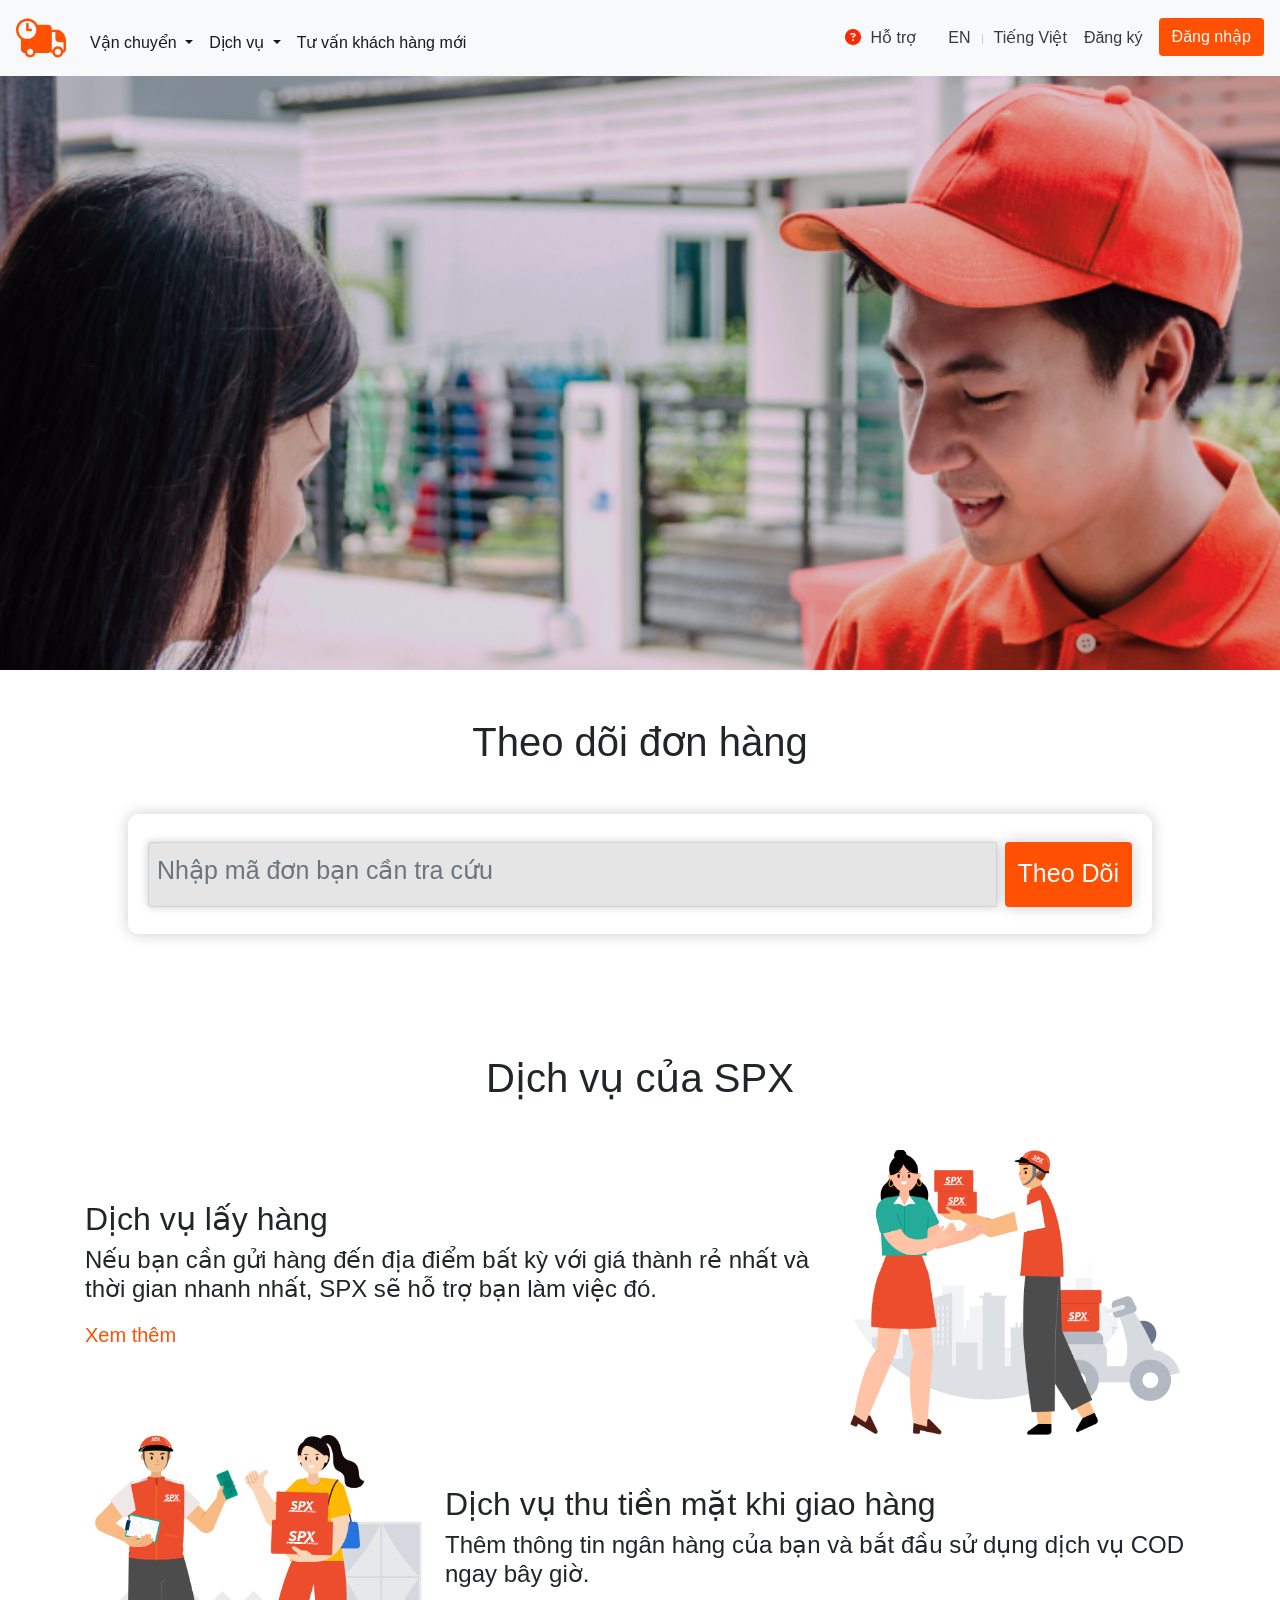
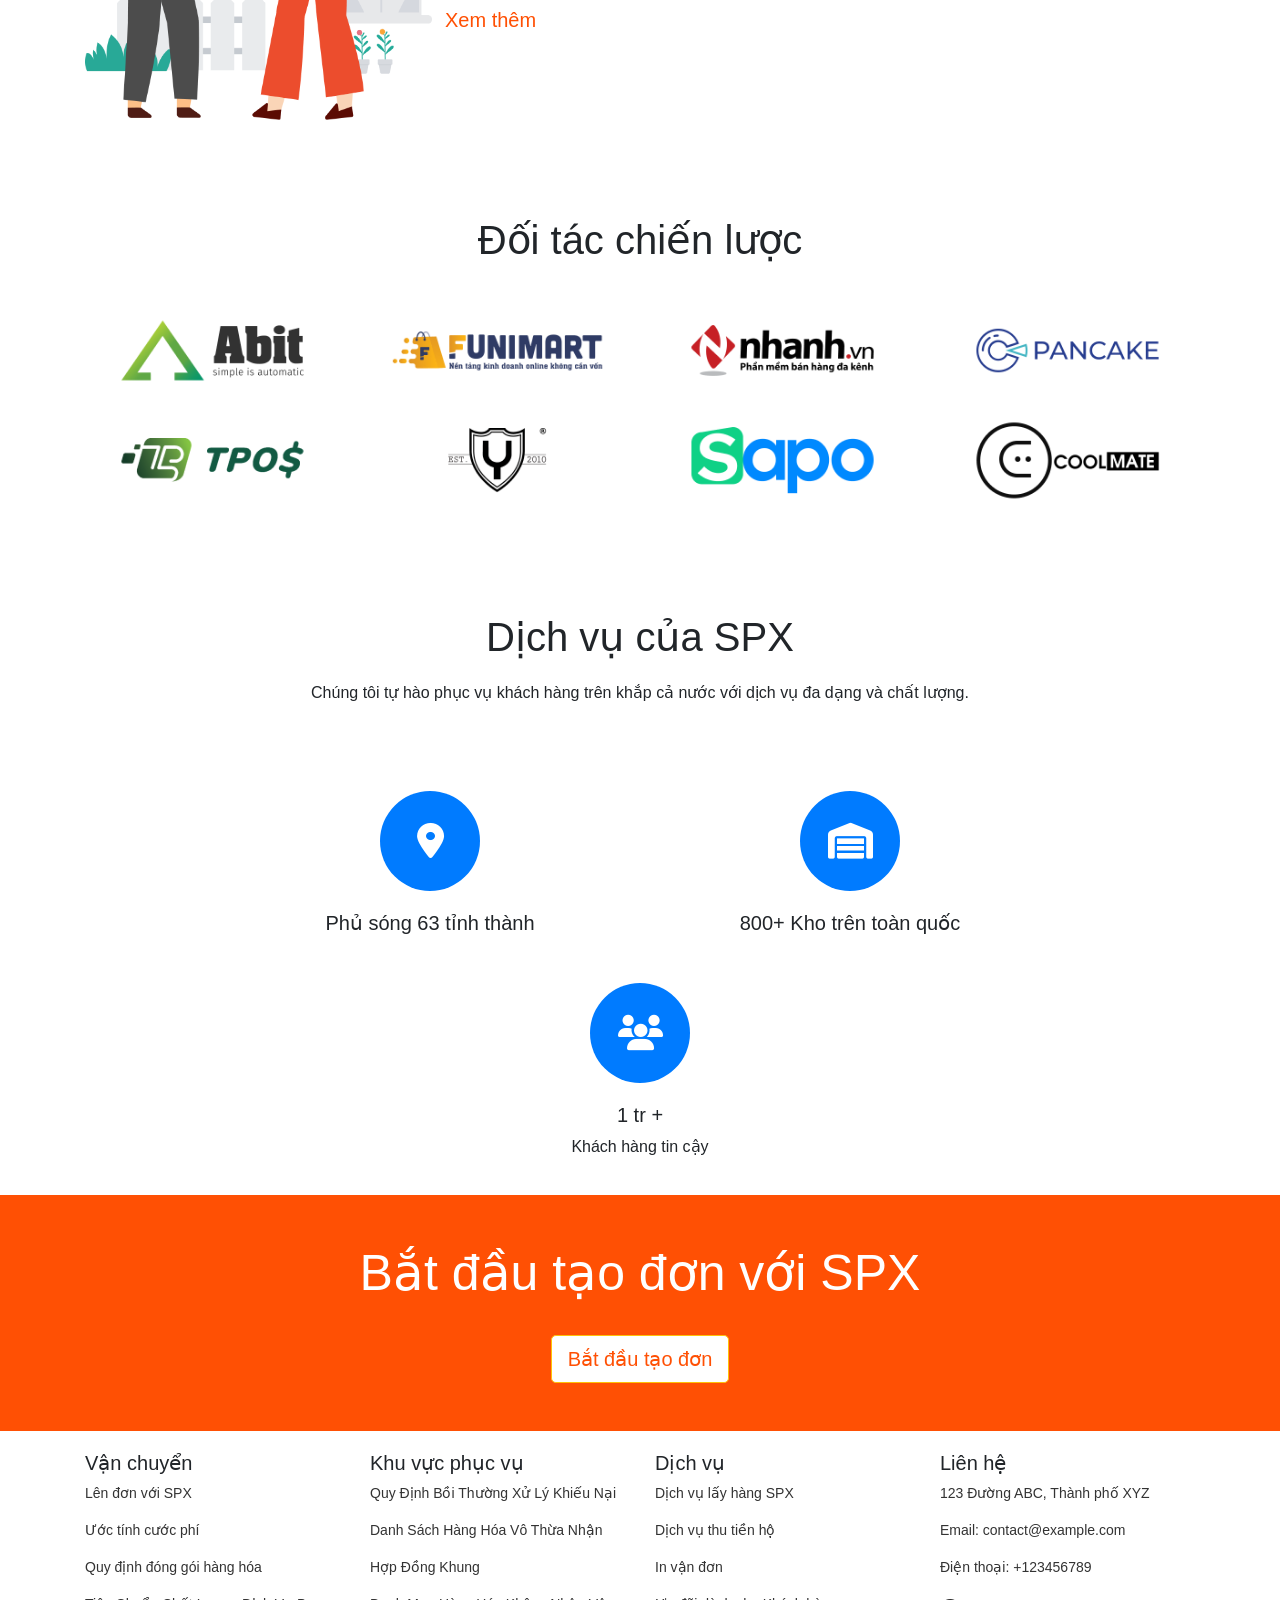
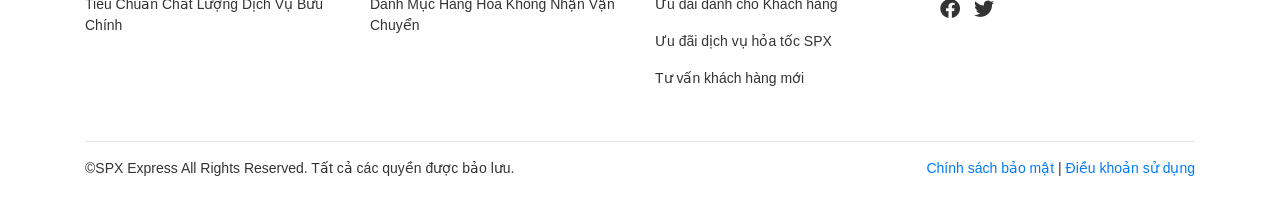
<file: index.html>
<!DOCTYPE html>
<html lang="en">

<head>
    <meta charset="UTF-8">
    <meta name="viewport" content="width=device-width, initial-scale=1.0">
    <title>SPX-BOOSTAP</title>
    <link rel="stylesheet" href="./assets/css/style.css">
    <link rel="stylesheet" href="./assets/css/responsive.css">
    <link rel="stylesheet" href="./assets/fonts/fontawesome-free-6.4.0-web/fontawesome-free-6.4.0-web/css/all.min.css">
    <link rel="stylesheet" href="https://cdn.jsdelivr.net/npm/bootstrap@4.0.0/dist/css/bootstrap.min.css"
        integrity="sha384-Gn5384xqQ1aoWXA+058RXPxPg6fy4IWvTNh0E263XmFcJlSAwiGgFAW/dAiS6JXm" crossorigin="anonymous">

<body>
    <!-- header-start -->
    <div class="header-fluid">
        <nav class="navbar navbar-expand-lg navbar-light bg-light">
            <button class="navbar-toggler" type="button" data-toggle="collapse" data-target="#navbarSupportedContent"
                aria-controls="navbarSupportedContent" aria-expanded="false" aria-label="Toggle navigation">
                <span class="navbar-toggler-icon"></span>
            </button>
            <a class="navbar-brand" href="#">
                <img src="./assets/img/DeliveryLogo.svg" alt="">
            </a>
            <div class="collapse navbar-collapse" id="navbarSupportedContent">
                <ul class="navbar-nav mr-auto">
                    <li class="nav-item changcoler dropdown">
                        <a class="nav-link active dropdown-toggle" href="#" id="navbarDropdown" role="button"
                            aria-haspopup="true" aria-expanded="false">
                            Vận chuyển
                        </a>
                        <div class="dropdown-menu" aria-labelledby="navbarDropdown">
                            <a class="dropdown-item" href="#">Lên đơn với SPX</a>
                            <a class="dropdown-item" href="#">Ước tính cước phí</a>
                            <a class="dropdown-item" href="#">Quy định đóng gói hàng hóa</a>
                            <a class="dropdown-item" href="#">Tiêu Chuẩn Chất Lượng Dịch Vụ Bưu Chính</a>
                            <a class="dropdown-item" href="#">Khu vực phục vụ</a>
                            <a class="dropdown-item" href="#">Quy Định Bồi Thường Xử Lý Khiếu Nại</a>
                            <a class="dropdown-item" href="#">Danh Sách Hàng Hóa Vô Thừa Nhận</a>
                            <a class="dropdown-item" href="#">Hợp Đồng Khung</a>
                            <a class="dropdown-item" href="#">Danh Mục Hàng Hóa Không Nhận Vận Chuyển</a>
                        </div>
                    </li>
                    <li class="nav-item changcoler dropdown">
                        <a class="nav-link active dropdown-toggle" href="#" id="navbarDropdown" role="button"
                            aria-haspopup="true" aria-expanded="false">
                            Dịch vụ
                        </a>
                        <div class="dropdown-menu" aria-labelledby="navbarDropdown">
                            <a class="dropdown-item" href="#">Dịch vụ lấy hàng SPX</a>
                            <a class="dropdown-item" href="#">Dịch vụ thu tiền hộ</a>
                            <a class="dropdown-item" href="#">In vận đơn</a>
                            <a class="dropdown-item" href="#">Ưu đãi dành cho Khách hàng</a>
                            <a class="dropdown-item" href="#">Ưu đãi dịch vụ hỏa tốc SPX</a>
                        </div>
                    </li>
                    <li class="nav-item changcoler">
                        <a class="nav-link active" href="#">Tư vấn khách hàng mới</a>
                    </li>
                </ul>
                <ul class="nav nav-right">
                    <li class="nav-item">
                        <a href="#" class="nav-link active text-dark">
                            <i class="fa-solid fa-circle-question" style="color: #ff2804;"></i>
                            Hỗ trợ
                        </a>
                    </li>
                    <li class="nav-item space-mr">
                        <a href="#" class="nav-link active text-dark">EN</a>
                    </li>
                    <li>
                        <div class="vertical-line"></div>
                    </li>
                    <li class="nav-item">
                        <a href="#" class="nav-link active text-dark space-ml">Tiếng Việt</a>
                    </li>
                    <li class="nav-item">
                        <a href="#" class="nav-link active text-dark dangky-ml">Đăng ký</a>
                    </li>
                    <li class="nav-item">
                        <a href="./login/login.html"><button type="button" class="btn login-btn">Đăng nhập</button></a>
                    </li>
                </ul>
            </div>
        </nav>
    </div>
    <!-- header-start -->

    <!-- content-start -->
    <div class="main-fluid">
        <!-- slider -->
        <div id="carouselExampleSlidesOnly" class="carousel slide mb-5" data-bs-ride="carousel">
            <div class="carousel-inner">
                <div class="carousel-item active">
                    <img src="./assets/img/slider/anh1.png" class="d-block w-100" alt="">
                </div>
                <div class="carousel-item">
                    <img src="./assets/img/slider/anh2.png" class="d-block w-100" alt="">
                </div>
            </div>
        </div>
        <!-- input -->
        <div class="tracking">
            <h1 class="d-flex justify-content-center mt-5 mb-5">Theo dõi đơn hàng</h1>
            <div class="container-center mt-5">
                <div class="containerinput">
                    <div class="input-group input-group-sm">
                        <input type="text" class="form-control" placeholder="Nhập mã đơn bạn cần tra cứu"
                            aria-label="Recipient's username" aria-describedby="basic-addon2">
                        <button type="button" class="btn btn-tracking ml-2">Theo Dõi</button>
                    </div>
                </div>
            </div>
        </div>
        <!-- Service-start -->
        <div class="container">
            <!-- Service -->
            <div class="Service">
                <h1 class="mb-5">Dịch vụ của SPX</h1>
                <div class="contentPickupService">
                    <div class="PickupService-describe">
                        <h2>Dịch vụ lấy hàng</h2>
                        <h4 class="mb-3">Nếu bạn cần gửi hàng đến địa điểm bất kỳ với giá thành rẻ nhất và thời gian
                            nhanh nhất, SPX sẽ hỗ trợ bạn làm việc đó.</h4>
                        <a href="#" class="PickupService-more">Xem thêm</a>
                    </div>
                    <div class="PickupService-img">
                        <img src="./assets/img/service/vnHomeDetail_1.56b95092.png" alt="" class="img-fluid">
                    </div>
                </div>
                <div class="contentCashService">
                    <div class="CashService-img">
                        <img src="./assets/img/service/vnHomeDetail_2.12a0bfda.png" alt="" class="img-fluid">
                    </div>
                    <div class="CashService-describe">
                        <h2>Dịch vụ thu tiền mặt khi giao hàng</h2>
                        <h4 class="mb-3">Thêm thông tin ngân hàng của bạn và bắt đầu sử dụng dịch vụ COD ngay bây giờ.
                        </h4>
                        <a href="#" class="CashService-more">Xem thêm</a>
                    </div>
                </div>
            </div>
        </div>
        <!-- Service-end -->
        <!-- BusinessPartner-start -->
        <div class="container mt-5">
            <h1 class="text-center pt-5 pb-4">Đối tác chiến lược</h1>

            <!-- First row of business partners -->
            <div class="row">
                <div class="col-6 col-sm-6 col-md-3 mobile-col-2">
                    <img src="./assets/img/BusinessPartner/1.png" alt="" class="img-fluid">
                </div>
                <div class="col-6 col-sm-6 col-md-3 mobile-col-2">
                    <img src="./assets/img/BusinessPartner/2.png" alt="" class="img-fluid">
                </div>
                <div class="col-6 col-sm-6 col-md-3 mobile-col-2">
                    <img src="./assets/img/BusinessPartner/3.png" alt="" class="img-fluid">
                </div>
                <div class="col-6 col-sm-6 col-md-3 mobile-col-2">
                    <img src="./assets/img/BusinessPartner/4.png" alt="" class="img-fluid">
                </div>
            </div>
            <div class="row mb-5">
                <div class="col-6 col-sm-6 col-md-3 mobile-col-2">
                    <img src="./assets/img/BusinessPartner/5.png" alt="" class="img-fluid">
                </div>
                <div class="col-6 col-sm-6 col-md-3 mobile-col-2">
                    <img src="./assets/img/BusinessPartner/6.png" alt="" class="img-fluid">
                </div>
                <div class="col-6 col-sm-6 col-md-3 mobile-col-2">
                    <img src="./assets/img/BusinessPartner/7.png" alt="" class="img-fluid">
                </div>
                <div class="col-6 col-sm-6 col-md-3 mobile-col-2">
                    <img src="./assets/img/BusinessPartner/8.png" alt="" class="img-fluid">
                </div>
            </div>
        </div>
        <!-- BusinessPartner-end -->
        <!-- achievement-start -->
        <div class="container">
            <div class="row">
                <div class="col-md-12 center-align">
                    <h1>Dịch vụ của SPX</h1>
                    <p class="service-description">Chúng tôi tự hào phục vụ khách hàng trên khắp cả nước với dịch vụ đa
                        dạng và chất lượng.</p>
                </div>
            </div>
            <div class="row service-icons">
                <div class="col-md-4 service-item">
                    <div class="icon">
                        <i class="fas fa-map-marker-alt"></i>
                    </div>
                    <h3>Phủ sóng 63 tỉnh thành</h3>
                </div>
                <div class="col-md-4 service-item">
                    <div class="icon">
                        <i class="fas fa-warehouse"></i>
                    </div>
                    <h3>800+ Kho trên toàn quốc</h3>
                </div>
                <div class="col-md-4 service-item">
                    <div class="icon">
                        <i class="fas fa-users"></i>
                    </div>
                    <h3>1 tr +</h3>
                    <p>Khách hàng tin cậy</p>
                </div>
            </div>
        </div>
        <!-- achievement-end -->
        <!-- create-start -->
        <div class="Startedspx d-flex flex-column justify-content-center align-items-center p-5">
            <h1 class="display-2">Bắt đầu tạo đơn với SPX</h1>
            <button type="button" class="btn btn-Startedspx btn-warning mt-4 btn-lg">Bắt đầu tạo đơn</button>
        </div>
        <!-- create-end -->
    </div>
    <!-- content-end -->

    <!-- footer-start -->
    <footer id="footer">
        <div class="container">
            <div class="row">
                <div class="col-md-3 footer-column">
                    <h5>Vận chuyển</h5>
                    <p class="footer-text">Lên đơn với SPX</p>
                    <p class="footer-text">Ước tính cước phí</p>
                    <p class="footer-text">Quy định đóng gói hàng hóa</p>
                    <p class="footer-text">Tiêu Chuẩn Chất Lượng Dịch Vụ Bưu Chính</p>
                </div>
                <div class="col-md-3 footer-column">
                    <h5>Khu vực phục vụ</h5>
                    <p class="footer-text">Quy Định Bồi Thường Xử Lý Khiếu Nại</p>
                    <p class="footer-text">Danh Sách Hàng Hóa Vô Thừa Nhận</p>
                    <p class="footer-text">Hợp Đồng Khung</p>
                    <p class="footer-text">Danh Mục Hàng Hóa Không Nhận Vận Chuyển</p>
                </div>
                <div class="col-md-3 footer-column">
                    <h5>Dịch vụ</h5>
                    <p class="footer-text">Dịch vụ lấy hàng SPX</p>
                    <p class="footer-text">Dịch vụ thu tiền hộ</p>
                    <p class="footer-text">In vận đơn</p>
                    <p class="footer-text">Ưu đãi dành cho Khách hàng</p>
                    <p class="footer-text">Ưu đãi dịch vụ hỏa tốc SPX</p>
                    <p class="footer-text">Tư vấn khách hàng mới</p>
                </div>
                <div class="col-md-3 footer-column">
                    <h5>Liên hệ</h5>
                    <!-- Thông tin liên hệ của bạn ở đây -->
                    <p class="footer-text">123 Đường ABC, Thành phố XYZ</p>
                    <p class="footer-text">Email: contact@example.com</p>
                    <p class="footer-text">Điện thoại: +123456789</p>
                    <!-- Icon và liên kết mạng xã hội -->
                    <div class="social-icons">
                        <a href="#" target="_blank"><i class="fab fa-facebook"></i></a>
                        <a href="#" target="_blank"><i class="fab fa-twitter"></i></a>
                        <!-- Thêm các biểu tượng mạng xã hội khác nếu cần -->
                    </div>
                </div>
            </div>
            <hr>
            <div class="row">
                <div class="col-md-6 text-left">
                    <p class="footer-text">©️SPX Express All Rights Reserved. Tất cả các quyền được bảo lưu.</p>
                </div>
                <div class="col-md-6 text-right">
                    <p class="footer-text">
                        <a href="#">Chính sách bảo mật</a> | <a href="#">Điều khoản sử dụng</a>
                    </p>
                </div>
            </div>
        </div>
    </footer>
    <!-- end-start -->


    <!-- jvs -->
    <!-- slider-end -->
    <script src="https://code.jquery.com/jquery-3.2.1.slim.min.js"
        integrity="sha384-KJ3o2DKtIkvYIK3UENzmM7KCkRr/rE9/Qpg6aAZGJwFDMVNA/GpGFF93hXpG5KkN"
        crossorigin="anonymous"></script>
    <script src="https://cdn.jsdelivr.net/npm/popper.js@1.12.9/dist/umd/popper.min.js"
        integrity="sha384-ApNbgh9B+Y1QKtv3Rn7W3mgPxhU9K/ScQsAP7hUibX39j7fakFPskvXusvfa0b4Q"
        crossorigin="anonymous"></script>
    <script src="https://cdn.jsdelivr.net/npm/bootstrap@4.0.0/dist/js/bootstrap.min.js"
        integrity="sha384-JZR6Spejh4U02d8jOt6vLEHfe/JQGiRRSQQxSfFWpi1MquVdAyjUar5+76PVCmYl"
        crossorigin="anonymous"></script>
    <script src="./assets/javascrip/main.js"></script>
</body>

</html>
</file>
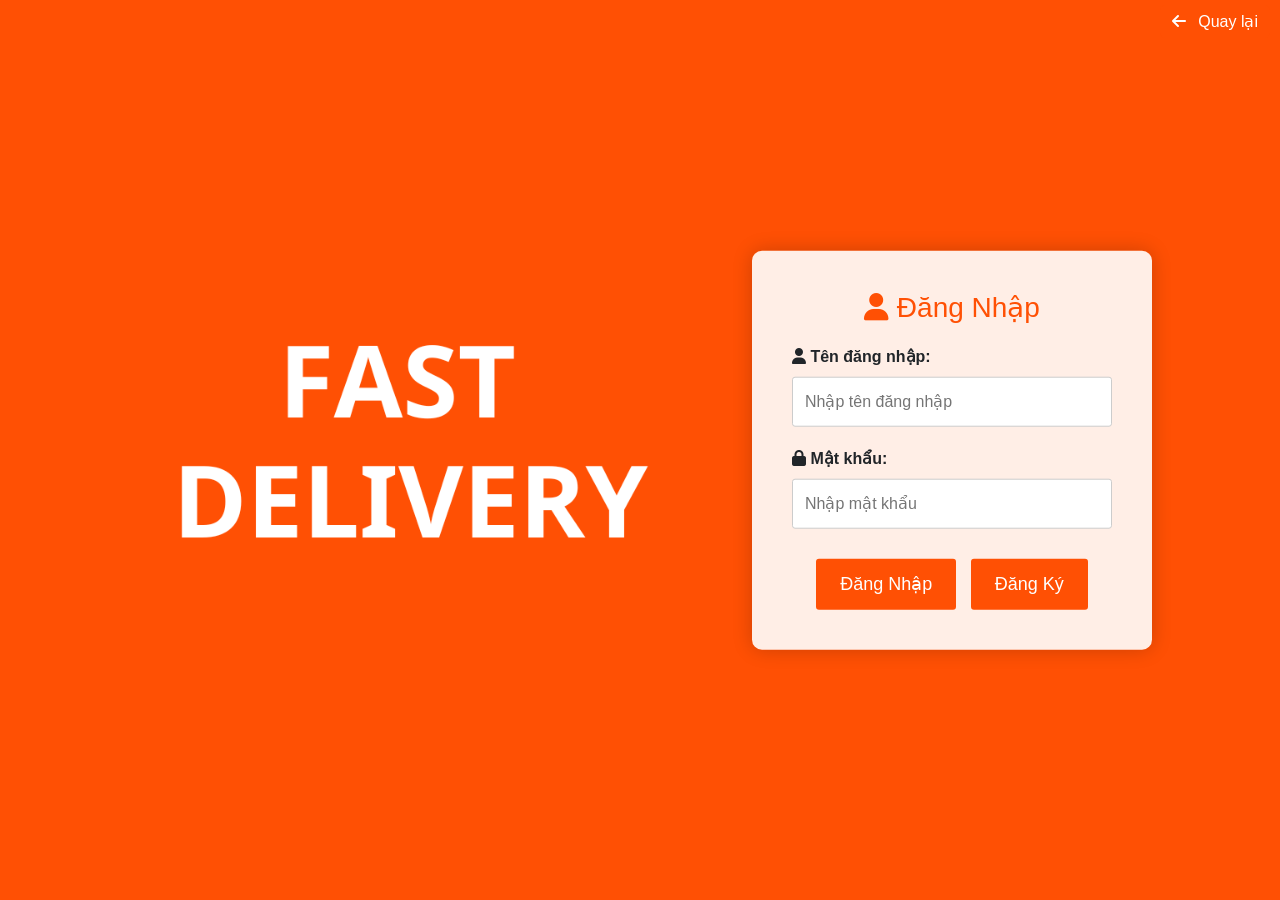
<file: login/login.html>
<!DOCTYPE html>
<html lang="en">

<head>
    <meta charset="UTF-8">
    <meta name="viewport" content="width=device-width, initial-scale=1.0">
    <title>Document</title>
    <link rel="stylesheet" href="./logincss.css">
    <link rel="stylesheet" href="../assets/fonts/fontawesome-free-6.4.0-web/fontawesome-free-6.4.0-web/css/all.min.css">
    <link rel="stylesheet" href="https://cdn.jsdelivr.net/npm/bootstrap@4.0.0/dist/css/bootstrap.min.css"
        integrity="sha384-Gn5384xqQ1aoWXA+058RXPxPg6fy4IWvTNh0E263XmFcJlSAwiGgFAW/dAiS6JXm" crossorigin="anonymous">
</head>

<body>
    <div class="back-button">
        <a href="../index.html"><i class="fas fa-arrow-left"></i> Quay lại</a>
    </div>
    <!-- login-start -->
    <div class="login-container">
        <h2><i class="fas fa-user"></i> Đăng Nhập</h2>
        <form>
            <div class="form-group login-input">
                <label for="username"><i class="fas fa-user"></i> Tên đăng nhập:</label>
                <input type="text" id="username" name="username" placeholder="Nhập tên đăng nhập">
            </div>
            <div class="form-group login-input">
                <label for="password"><i class="fas fa-lock"></i> Mật khẩu:</label>
                <input type="password" id="password" name="password" placeholder="Nhập mật khẩu">
            </div>
            <button type="submit" class="btn-login">Đăng Nhập</button>
            <button type="button" class="btn-register">Đăng Ký</button>
        </form>
    </div>
    <!-- login-end -->
    <!-- registration-start -->
    <div class="registration-container">
        <h2><i class="fas fa-user-plus"></i> Đăng Ký</h2>
        <form>
            <div class="form-group registration-input">
                <label for="fullname"><i class="fas fa-user"></i> Họ và tên:</label>
                <input type="text" id="fullname" name="fullname" placeholder="Nhập họ và tên">
            </div>
            <div class="form-group registration-input">
                <label for="reg-password"><i class="fas fa-lock"></i> Mật khẩu:</label>
                <input type="password" id="reg-password" name="reg-password" placeholder="Nhập mật khẩu">
            </div>
            <div class="form-group registration-input">
                <label for="phone"><i class="fas fa-phone"></i> Số điện thoại:</label>
                <input type="tel" id="phone" name="phone" placeholder="Nhập số điện thoại">
            </div>
            <button type="submit" class="btn-register">Đăng Ký</button>
            <div class="returnlogiform"><a id="login-link">Bạn có tài khoản? Đăng nhập ngay</a></div>
        </form>
    </div>
    <!-- registration-end -->

    <script src="https://code.jquery.com/jquery-3.2.1.slim.min.js"
        integrity="sha384-KJ3o2DKtIkvYIK3UENzmM7KCkRr/rE9/Qpg6aAZGJwFDMVNA/GpGFF93hXpG5KkN"
        crossorigin="anonymous"></script>
    <script src="https://cdn.jsdelivr.net/npm/popper.js@1.12.9/dist/umd/popper.min.js"
        integrity="sha384-ApNbgh9B+Y1QKtv3Rn7W3mgPxhU9K/ScQsAP7hUibX39j7fakFPskvXusvfa0b4Q"
        crossorigin="anonymous"></script>
    <script src="https://cdn.jsdelivr.net/npm/bootstrap@4.0.0/dist/js/bootstrap.min.js"
        integrity="sha384-JZR6Spejh4U02d8jOt6vLEHfe/JQGiRRSQQxSfFWpi1MquVdAyjUar5+76PVCmYl"
        crossorigin="anonymous"></script>

    <script>
        document.addEventListener("DOMContentLoaded", function () {
            var loginContainer = document.querySelector(".login-container");
            var registrationContainer = document.querySelector(".registration-container");
            var btnRegister = document.querySelector(".btn-register");
            var btnLogin = document.querySelector(".btn-login");
            var loginLink = document.getElementById("login-link");

            btnRegister.addEventListener("click", function () {
                loginContainer.style.display = "none";
                registrationContainer.style.display = "block";
            });
            btnLogin.addEventListener("click", function () {
                loginContainer.style.display = "block";
                registrationContainer.style.display = "none";
            });
            const registrationForm = document.querySelector(".registration-container form");
            registrationForm.addEventListener("submit", function (event) {
                event.preventDefault();
                alert("Registration form submitted!");
            });
            loginLink.addEventListener("click", function () {
                loginContainer.style.display = "block";
                registrationContainer.style.display = "none";
            });
        });

    </script>
</body>

</html>
</file>
<file: assets/css/style.css>
/* RESET CSS */
* {
    /* emmet */
    padding: 0;
    margin: 0;
    box-sizing: border-box;
}

html {
    scroll-behavior: smooth;
}

/* header */
.header-fluid {
    position: fixed;
    width: 100%;
    z-index: 2;
}

.navbar-brand img {
    height: 50px;
    width: 50px;
}

.navbar-toggler-icon {
    background-color: #333;
}

.navbar-nav {
    margin-top: 10px;
}

.navbar-nav .nav-item {
    text-align: center;
}

.nav-item.dropdown:hover>.dropdown-menu {
    display: block;
    margin: 0;
}

.nav-item.changcoler:hover>.nav-link.active {
    color: rgb(255, 80, 4);
}

.fa-solid.fa-circle-question {
    margin-right: 5px;
}

.vertical-line {
    margin-top: 16px;
    width: 1px;
    height: 10px;
    background-color: #ccc;
}

.space-mr {
    margin-right: -5px;
}

.space-ml {
    margin-left: -5px;
}

.dangky-ml {
    margin-left: -15px;
}

.login-btn {
    background-color: rgb(255, 80, 4);
    color: #fff;
}

.login-btn:hover {
    opacity: 0.8;
}

/* main */

/* slider */
.carousel {
    padding-top: 70px;
}
.carousel-item {
    max-height: 600px;
}
.container-center {
    width: 100%;
    display: flex;
    justify-content: center;
    align-items: center;
}
/*input */
.containerinput {
    display: flex;
    justify-content: center;
    align-items: center;
    height: 120px;
    width: 80%;
    /* Điều chỉnh chiều rộng theo mong muốn */
    padding: 20px;
    background-color: #f8f9fa;
    /* Màu nền của thẻ chứa */
    border-radius: 10px;
    /* Đổ bóng */
    box-shadow: 0px 0px 15px rgba(0, 0, 0, 0.2);
    /* Đổ bóng */
    background-color: #fff;
}

::placeholder {
    font-size: 25px;
}

.btn.btn-tracking {
    font-size: 25px;
}

.form-control {
    background-color: rgb(229, 229, 229) !important;
    height: 65px;
    box-shadow: 0px 0px 10px rgba(0, 0, 0, 0.2);
}

.btn-tracking {
    background-color: rgb(255, 80, 4);
    color: #fff;
    box-shadow: 0px 0px 15px rgba(0, 0, 0, 0.2);
}

.btn-tracking:hover {
    opacity: 0.8;
}

/* Service */
.Service {
    margin-top: 120px;
}

h1.mb-5 {
    text-align: center;
}

.contentPickupService {
    display: flex;
}

.PickupService-describe {
    margin-top: 50px;
    flex: 1;
}

.PickupService-more {
    text-decoration: none !important;
    color: rgb(255, 80, 4) !important;
    font-size: 20px;
}

/* Đổi màu chữ khi hover */
.PickupService-img,
.PickupService-img>img {
    max-height: 285px;
    max-width: 360px;
    flex: 2;
}

.contentCashService {
    display: flex;
}

.CashService-describe {
    margin-top: 50px;
    flex: 1;
}

.CashService-more {
    text-decoration: none !important;
    /* Xóa bỏ gạch chân */
    color: rgb(255, 80, 4) !important;
    /* Sử dụng màu chữ mặc định */
    font-size: 20px;
}

/* Đổi màu chữ khi hover */
.CashService-img,
.CashService-img>img {
    max-height: 285px;
    max-width: 360px;
    flex: 2;
}

/* BusinessPartner */
/* Style for BusinessPartner container */
.BusinessPartner {
    text-align: center;
}

/* Style for the heading */
.BusinessPartner h1 {
    font-size: 36px;
    font-weight: bold;
    color: #333;
}

/* Style for the image list */
.BusinessPartnerrow {
    padding: 20px 0;
    display: flex;
    justify-content: center;
    flex-wrap: wrap;
}

.BusinessPartnerimg {
    margin: 10px;
    max-width: 100%;
    height: auto;
    transition: transform 0.3s ease-in-out;
}

.BusinessPartnerimg:hover {
    transform: scale(1.1);
}

.BusinessPartnerimg>img {
    height: 100%;
    width: 100%;
}

/*  */
.center-align {
    text-align: center;
    padding: 50px 0;
}

.service-description {
    text-align: center;
    margin-top: 20px;
}

.service-icons {
    display: flex;
    justify-content: center;
    align-items: center;
}

.service-item {
    text-align: center;
    margin: 20px;
}

.icon {
    background-color: #007bff;
    color: #fff;
    border-radius: 50%;
    width: 100px;
    height: 100px;
    display: flex;
    justify-content: center;
    align-items: center;
    font-size: 36px;
    margin: 0 auto 20px;
}

.service-item h3 {
    font-size: 20px;
    margin-top: 10px;
}

/* Startedspx */
.Startedspx {
    background-color: rgb(255, 80, 4);
}

.Startedspx>h1 {
    font-size: 50px;
    color: #fff;
}

.btn.btn-Startedspx {
    background-color: #fff;
    color: rgb(255, 80, 4);
    font-size: 20px;
}

.btn-Startedspx:hover {
    opacity: 0.9;
}

/* footer */
#footer {
    background-color: #ffffff;
    /* Màu nền trắng */
    padding: 20px 0;
    font-family: 'Somewhere', sans-serif;
}

.footer-text {
    color: #333;
    /* Màu chữ */
    font-size: 14px;
}

/* Thiết lập phần chia cột trong footer */
.footer-column {
    margin-bottom: 20px;
}

/* Các biểu tượng mạng xã hội */
.social-icons a {
    font-size: 20px;
    color: #333;
    margin-right: 10px;
}

/* Căn giữa văn bản phần cuối footer */
.footer-bottom {
    display: flex;
    justify-content: space-between;
    align-items: center;
}
</file>
<file: assets/css/responsive.css>
@media (max-width: 1023px) {

    /* header */
    .navbar-brand {
        order: -1;
        margin-right: 0;
    }

    .navbar-nav {
        margin-top: 0;
    }

    .navbar-nav .nav-item {
        text-align: left;
    }

    .navbar-toggler {
        order: 0;
    }

    .dropdown-menu {
        text-align: center;
        width: 100%;
        left: 0;
        right: 0;
        margin: 0 auto;
    }

    /* main */
    /* slider */
    .carousel-item img {
        height: 350px;
    }

    /* input */
    .containerinput {
        width: 90%;
        height: auto;
        padding: 10px;
    }

    .form-control {
        height: 50px;
    }

    .form-control::placeholder {
        font-size: 20px;
    }

    .btn.btn-tracking {
        font-size: 20px;
    }

    /* Service */
    .contentPickupService,
    .contentCashService {
        display: flex;
        flex-direction: column;
        align-items: center;
        /* Căn giữa theo chiều ngang */
        text-align: center;
        /* Căn giữa nội dung */
        padding: 20px;
    }

    .PickupService-img,
    .CashService-img {
        margin-top: 20px;
        text-align: center;
        /* Căn giữa hình ảnh */
    }

    .PickupService-img img,
    .CashService-img img {
        max-width: 100%;
        height: auto;
        /* Đảm bảo hình ảnh không bị biến dạng */
        border-radius: 10px;
        /* Bo góc hình ảnh */
    }

    .PickupService-describe,
    .CashService-describe {
        order: 1;
        margin-top: 20px;
    }

    .contentPickupService,
    .contentCashService {
        padding: 10px;
        /* Giảm padding để tối ưu hóa không gian */
    }

    /* BusinessPartner */
    .mobile-col-2 {
        flex: 0 0 50%;
        max-width: 50%;
    }

    /* footer */
    .footer-column>h5 {
        text-align: center;
    }

    .footer-text, .social-icons {
        text-align: center;
    }

}
</file>
<file: login/logincss.css>
body {
    background-image: url('../assets/img/BusinessPartner/LoginBG.png'); /* Đặt đường dẫn hình ảnh của bạn */
    background-size: cover;
    background-repeat: no-repeat;
    background-attachment: fixed;
    font-family: Arial, sans-serif;
    display: flex;
    align-items: center;
    justify-content: center;
    height: 100vh;
    margin: 0;
}
/* back */
.back-button {
    position: fixed;
    top: 10px;
    right: 10px;
}
.back-button a {
    text-decoration: none;
    background-color: rgb(255, 80, 4);
    color: #fff;
    padding: 8px 12px;
    border-radius: 5px;
    font-size: 16px;
}
.back-button a i {
    margin-right: 8px;
}
/* login */
.login-container {
    background-color: rgba(255, 255, 255, 0.9); /* Màu nền cho phần đăng nhập */
    padding: 40px;
    border-radius: 10px;
    box-shadow: 0 0 20px rgba(0, 0, 0, 0.2);
    text-align: center;
    width: 80%; /* Điều chỉnh chiều rộng của phần đăng nhập */
    max-width: 400px; /* Điều chỉnh chiều rộng tối đa của phần đăng nhập */
    position: absolute;
    top: 50%;
    right: 10%; /* Điều chỉnh vị trí sang nửa bên phải */
    transform: translate(0%, -50%);
}

.login-container h2 {
    color: rgb(255, 80, 4);
    font-size: 28px;
    margin-bottom: 20px;
}

.login-container .form-group {
    margin-bottom: 20px;
}

.login-container .form-group label {
    font-weight: bold;
    text-align: left;
    display: block;
}

.login-container .form-group input {
    width: 100%;
    padding: 12px;
    border: 1px solid #ccc;
    border-radius: 3px;
}

.login-container .form-group.login-input {
    display: flex;
    flex-direction: column;
    align-items: flex-start;
}

.login-container .btn-login,
.login-container .btn-register {
    background-color: rgb(255, 80, 4);
    color: #fff;
    border: none;
    padding: 12px 24px;
    border-radius: 3px;
    cursor: pointer;
    font-size: 18px;
    margin-top: 10px;
    transition: background-color 0.3s ease; /* Thêm hiệu ứng hover */
}

.login-container .btn-login:hover,
.login-container .btn-register:hover {
    opacity: 0.8;
}

/* Khoảng cách giữa nút "Đăng Nhập" và "Đăng Ký" */
.login-container .btn-register {
    margin-left: 10px;
}
/* Đăng ký */
.registration-container {
    background-color: rgba(255, 255, 255, 0.9);
    padding: 40px;
    border-radius: 10px;
    box-shadow: 0 0 20px rgba(0, 0, 0, 0.2);
    text-align: center;
    width: 80%;
    max-width: 400px;
    position: absolute;
    top: 50%;
    right: 10%;
    transform: translate(0%, -50%);
    display: none;
    text-align: center;
}

.registration-container h2 {
    color: rgb(255, 80, 4);
    font-size: 28px;
    margin-bottom: 20px;
}

.registration-container .form-group {
    margin-bottom: 20px;
}

.registration-container .form-group label {
    font-weight: bold;
    text-align: left;
    display: block;
}

.registration-container .form-group input {
    width: 100%;
    padding: 12px;
    border: 1px solid #ccc;
    border-radius: 3px;
}

.registration-container .form-group.registration-input {
    display: flex;
    flex-direction: column;
    align-items: flex-start;
}
.btn-register{
    background-color: rgb(255, 80, 4);
    color: #fff;
    border: none;
    padding: 12px 24px;
    border-radius: 3px;
    cursor: pointer;
    font-size: 18px;
    margin-top: 10px;
    transition: background-color 0.3s ease;
}
.btn-register:hover{
    opacity: 0.8;
}
.returnlogiform {
    margin-top: 10px;
    color: #333; /* Text color for the new text */
}
.returnlogiform  a {
    color: rgb(255, 80, 4); 
    text-decoration: underline;
    cursor: pointer; 
    display: inline-block; 
    margin-top: 5px; 
}
.returnlogiform  a:hover {
    color: 0.8; 
}
/* rps */
@media (max-width: 1023px) {
    body {
        background-image: none; 
        background-color: rgb(255, 80, 4) !important; 
    }
    .login-container,
    .registration-container {
        position: static; 
        transform: none; 
        right: 0; 
        left: 0; 
        margin: auto;
    }
}
</file>
